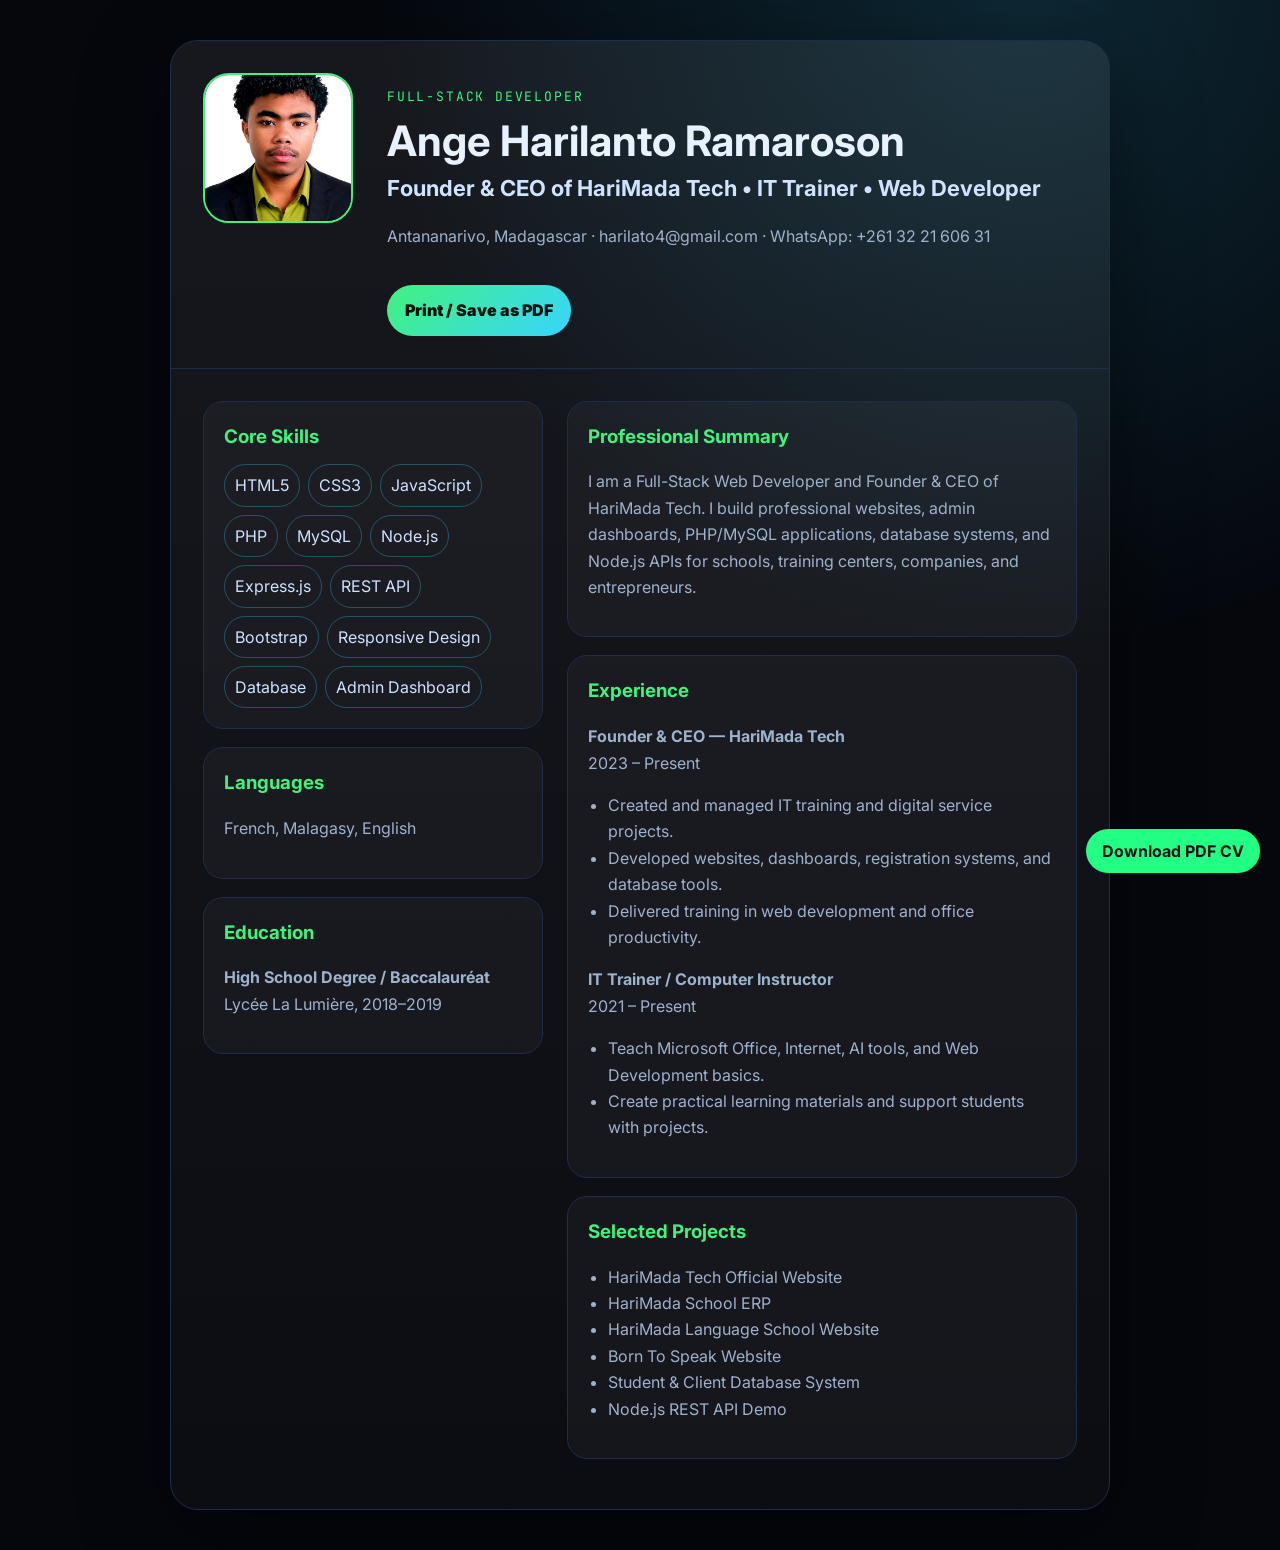
<file: cv-en.html>
<!DOCTYPE html>
<html lang="en">
<head>
  <meta charset="UTF-8" />
  <meta name="viewport" content="width=device-width, initial-scale=1.0" />
  <title>CV - Ange Harilanto Ramaroson</title>
  <link rel="preconnect" href="https://fonts.googleapis.com">
  <link rel="preconnect" href="https://fonts.gstatic.com" crossorigin>
  <link href="https://fonts.googleapis.com/css2?family=Inter:wght@400;600;700;800;900&family=JetBrains+Mono:wght@500;700&display=swap" rel="stylesheet">
  <style>
    :root{--bg:#05070d;--card:#0f1729;--line:#1e2d48;--text:#e8f1ff;--muted:#9fb2cc;--green:#41f27d;--cyan:#38d5ff}
    *{box-sizing:border-box}body{margin:0;background:radial-gradient(circle at 80% 0,rgba(56,213,255,.16),transparent 35%),var(--bg);color:var(--text);font-family:Inter,system-ui,sans-serif;line-height:1.65}.wrap{max-width:980px;margin:0 auto;padding:40px 20px}.cv{background:linear-gradient(180deg,rgba(255,255,255,.07),rgba(255,255,255,.025));border:1px solid var(--line);border-radius:28px;overflow:hidden;box-shadow:0 24px 90px rgba(0,0,0,.45)}.head{display:grid;grid-template-columns:160px 1fr;gap:24px;padding:32px;border-bottom:1px solid var(--line)}img{width:150px;height:150px;border-radius:26px;object-fit:cover;border:2px solid var(--green)}h1{font-size:42px;margin:0;line-height:1}h2{font-size:22px;margin:8px 0;color:#cfe3ff}.tag{font-family:'JetBrains Mono',monospace;color:var(--green);letter-spacing:.14em;text-transform:uppercase;font-size:13px}.grid{display:grid;grid-template-columns:.8fr 1.2fr;gap:24px;padding:32px}.box{border:1px solid var(--line);border-radius:20px;padding:20px;background:rgba(255,255,255,.035);margin-bottom:18px}h3{margin:0 0 12px;color:var(--green)}p,li{color:var(--muted)}ul{padding-left:20px}.skills{display:flex;flex-wrap:wrap;gap:8px}.skills span{border:1px solid rgba(56,213,255,.3);padding:7px 10px;border-radius:999px;color:#cfe3ff}.btn{display:inline-flex;margin-top:20px;text-decoration:none;color:#03120b;background:linear-gradient(135deg,var(--green),var(--cyan));font-weight:900;padding:12px 18px;border-radius:999px}@media print{body{background:white;color:#111}.wrap{padding:0}.cv,.box{box-shadow:none;border-color:#ddd}.btn{display:none}p,li{color:#333}h3,.tag{color:#08783b}}@media(max-width:720px){.head,.grid{grid-template-columns:1fr}h1{font-size:32px}}
  </style>
  <meta name="robots" content="index, follow" />
  <link rel="icon" href="favicon.svg" type="image/svg+xml" />
</head>
<body>
  <div class="wrap">
    <div class="cv">
      <header class="head">
        <img src="assets/img/profile.jpg" alt="Ange Harilanto Ramaroson">
        <div>
          <p class="tag">Full-Stack Developer</p>
          <h1>Ange Harilanto Ramaroson</h1>
          <h2>Founder & CEO of HariMada Tech • IT Trainer • Web Developer</h2>
          <p>Antananarivo, Madagascar · harilato4@gmail.com · WhatsApp: +261 32 21 606 31</p>
          <a class="btn" href="javascript:window.print()">Print / Save as PDF</a>
        </div>
      </header>
      <main class="grid">
        <aside>
          <section class="box"><h3>Core Skills</h3><div class="skills"><span>HTML5</span><span>CSS3</span><span>JavaScript</span><span>PHP</span><span>MySQL</span><span>Node.js</span><span>Express.js</span><span>REST API</span><span>Bootstrap</span><span>Responsive Design</span><span>Database</span><span>Admin Dashboard</span></div></section>
          <section class="box"><h3>Languages</h3><p>French, Malagasy, English</p></section>
          <section class="box"><h3>Education</h3><p><strong>High School Degree / Baccalauréat</strong><br>Lycée La Lumière, 2018–2019</p></section>
        </aside>
        <section>
          <div class="box"><h3>Professional Summary</h3><p>I am a Full-Stack Web Developer and Founder & CEO of HariMada Tech. I build professional websites, admin dashboards, PHP/MySQL applications, database systems, and Node.js APIs for schools, training centers, companies, and entrepreneurs.</p></div>
          <div class="box"><h3>Experience</h3><p><strong>Founder & CEO — HariMada Tech</strong><br>2023 – Present</p><ul><li>Created and managed IT training and digital service projects.</li><li>Developed websites, dashboards, registration systems, and database tools.</li><li>Delivered training in web development and office productivity.</li></ul><p><strong>IT Trainer / Computer Instructor</strong><br>2021 – Present</p><ul><li>Teach Microsoft Office, Internet, AI tools, and Web Development basics.</li><li>Create practical learning materials and support students with projects.</li></ul></div>
          <div class="box"><h3>Selected Projects</h3><ul><li>HariMada Tech Official Website</li><li>HariMada School ERP</li><li>HariMada Language School Website</li><li>Born To Speak Website</li><li>Student & Client Database System</li><li>Node.js REST API Demo</li></ul></div>
        </section>
      </main>
    </div>
  </div>
<p style="position:fixed;right:20px;bottom:20px"><a href="assets/cv/cv-en.pdf" download style="background:#23ff85;color:#051016;padding:12px 16px;border-radius:999px;text-decoration:none;font-weight:700">Download PDF CV</a></p>
</body>
</html>
</file>
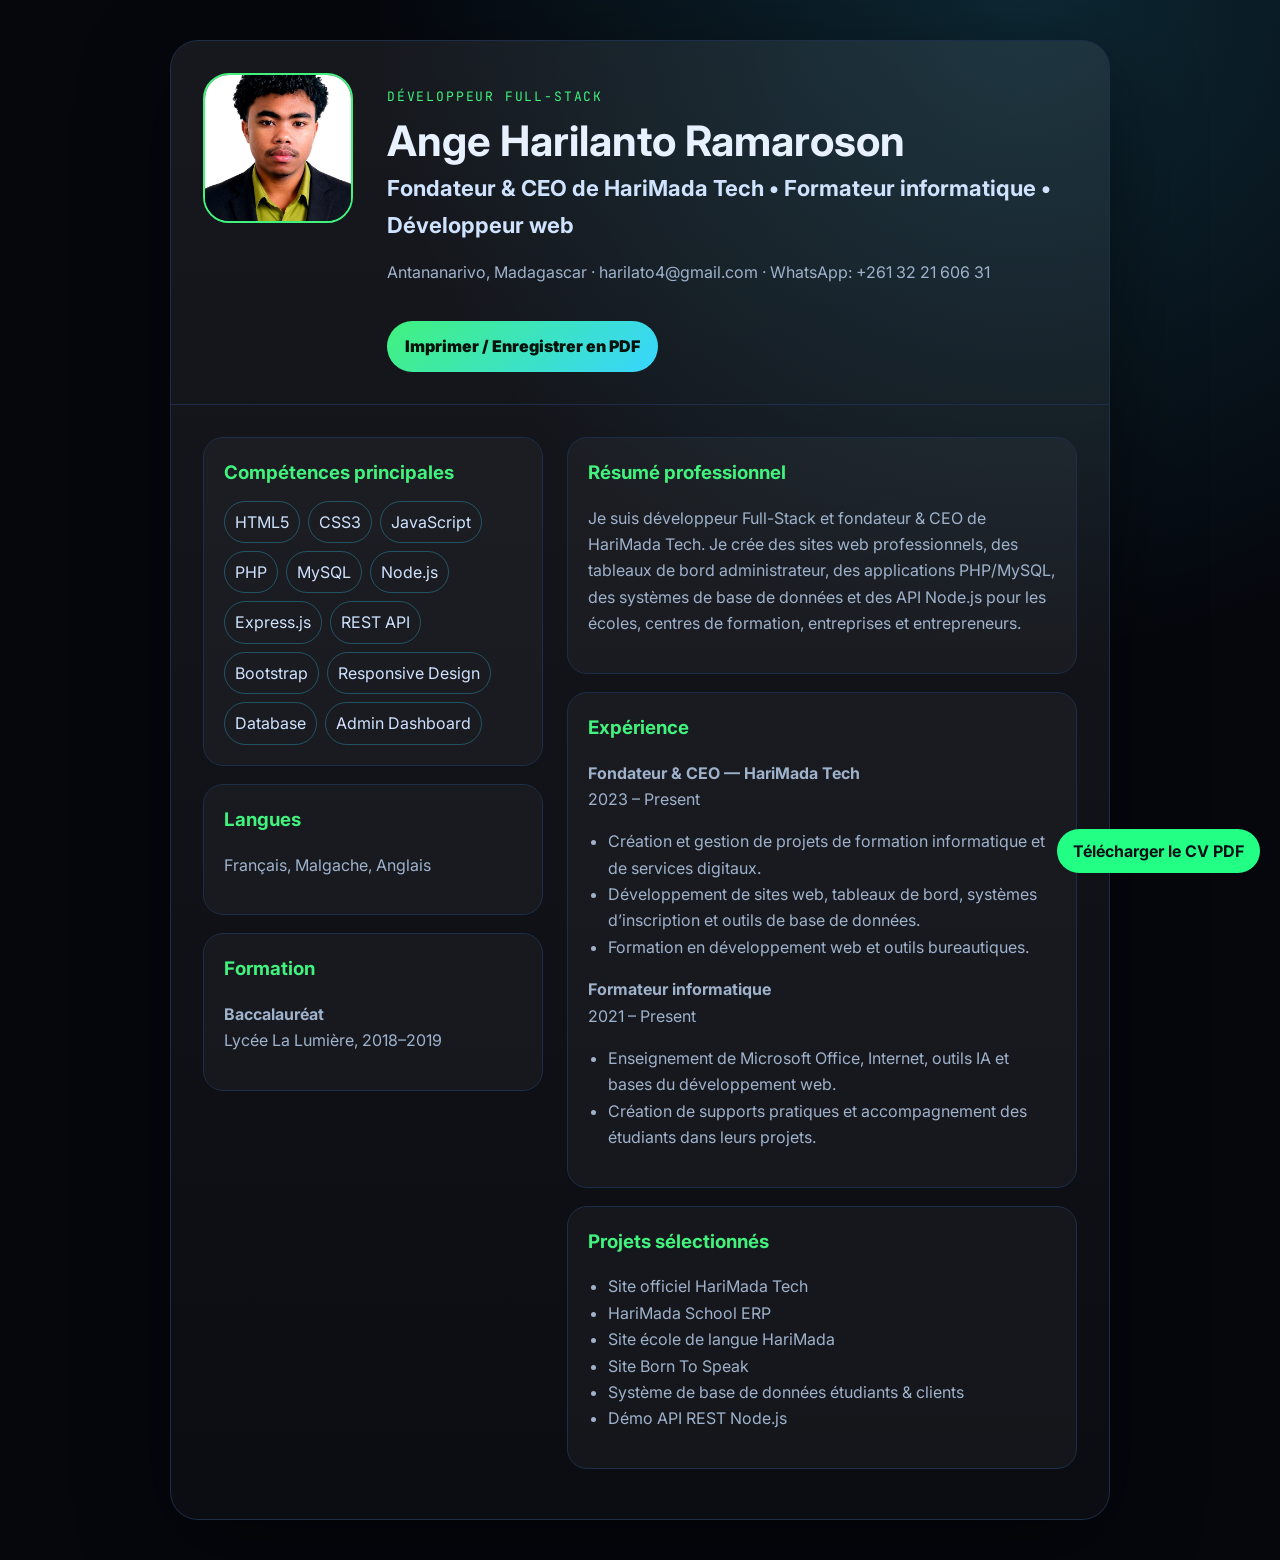
<file: cv-fr.html>
<!DOCTYPE html>
<html lang="fr">
<head>
  <meta charset="UTF-8" />
  <meta name="viewport" content="width=device-width, initial-scale=1.0" />
  <title>CV - Ange Harilanto Ramaroson | Français</title>
  <link rel="preconnect" href="https://fonts.googleapis.com">
  <link rel="preconnect" href="https://fonts.gstatic.com" crossorigin>
  <link href="https://fonts.googleapis.com/css2?family=Inter:wght@400;600;700;800;900&family=JetBrains+Mono:wght@500;700&display=swap" rel="stylesheet">
  <style>
    :root{--bg:#05070d;--card:#0f1729;--line:#1e2d48;--text:#e8f1ff;--muted:#9fb2cc;--green:#41f27d;--cyan:#38d5ff}
    *{box-sizing:border-box}body{margin:0;background:radial-gradient(circle at 80% 0,rgba(56,213,255,.16),transparent 35%),var(--bg);color:var(--text);font-family:Inter,system-ui,sans-serif;line-height:1.65}.wrap{max-width:980px;margin:0 auto;padding:40px 20px}.cv{background:linear-gradient(180deg,rgba(255,255,255,.07),rgba(255,255,255,.025));border:1px solid var(--line);border-radius:28px;overflow:hidden;box-shadow:0 24px 90px rgba(0,0,0,.45)}.head{display:grid;grid-template-columns:160px 1fr;gap:24px;padding:32px;border-bottom:1px solid var(--line)}img{width:150px;height:150px;border-radius:26px;object-fit:cover;border:2px solid var(--green)}h1{font-size:42px;margin:0;line-height:1}h2{font-size:22px;margin:8px 0;color:#cfe3ff}.tag{font-family:'JetBrains Mono',monospace;color:var(--green);letter-spacing:.14em;text-transform:uppercase;font-size:13px}.grid{display:grid;grid-template-columns:.8fr 1.2fr;gap:24px;padding:32px}.box{border:1px solid var(--line);border-radius:20px;padding:20px;background:rgba(255,255,255,.035);margin-bottom:18px}h3{margin:0 0 12px;color:var(--green)}p,li{color:var(--muted)}ul{padding-left:20px}.skills{display:flex;flex-wrap:wrap;gap:8px}.skills span{border:1px solid rgba(56,213,255,.3);padding:7px 10px;border-radius:999px;color:#cfe3ff}.btn{display:inline-flex;margin-top:20px;text-decoration:none;color:#03120b;background:linear-gradient(135deg,var(--green),var(--cyan));font-weight:900;padding:12px 18px;border-radius:999px}@media print{body{background:white;color:#111}.wrap{padding:0}.cv,.box{box-shadow:none;border-color:#ddd}.btn{display:none}p,li{color:#333}h3,.tag{color:#08783b}}@media(max-width:720px){.head,.grid{grid-template-columns:1fr}h1{font-size:32px}}
  </style>
  <meta name="robots" content="index, follow" />
  <link rel="icon" href="favicon.svg" type="image/svg+xml" />
</head>
<body>
  <div class="wrap">
    <div class="cv">
      <header class="head">
        <img src="assets/img/profile.jpg" alt="Ange Harilanto Ramaroson">
        <div>
          <p class="tag">Développeur Full-Stack</p>
          <h1>Ange Harilanto Ramaroson</h1>
          <h2>Fondateur & CEO de HariMada Tech • Formateur informatique • Développeur web</h2>
          <p>Antananarivo, Madagascar · harilato4@gmail.com · WhatsApp: +261 32 21 606 31</p>
          <a class="btn" href="javascript:window.print()">Imprimer / Enregistrer en PDF</a>
        </div>
      </header>
      <main class="grid">
        <aside>
          <section class="box"><h3>Compétences principales</h3><div class="skills"><span>HTML5</span><span>CSS3</span><span>JavaScript</span><span>PHP</span><span>MySQL</span><span>Node.js</span><span>Express.js</span><span>REST API</span><span>Bootstrap</span><span>Responsive Design</span><span>Database</span><span>Admin Dashboard</span></div></section>
          <section class="box"><h3>Langues</h3><p>Français, Malgache, Anglais</p></section>
          <section class="box"><h3>Formation</h3><p><strong>Baccalauréat</strong><br>Lycée La Lumière, 2018–2019</p></section>
        </aside>
        <section>
          <div class="box"><h3>Résumé professionnel</h3><p>Je suis développeur Full-Stack et fondateur & CEO de HariMada Tech. Je crée des sites web professionnels, des tableaux de bord administrateur, des applications PHP/MySQL, des systèmes de base de données et des API Node.js pour les écoles, centres de formation, entreprises et entrepreneurs.</p></div>
          <div class="box"><h3>Expérience</h3><p><strong>Fondateur & CEO — HariMada Tech</strong><br>2023 – Present</p><ul><li>Création et gestion de projets de formation informatique et de services digitaux.</li><li>Développement de sites web, tableaux de bord, systèmes d’inscription et outils de base de données.</li><li>Formation en développement web et outils bureautiques.</li></ul><p><strong>Formateur informatique</strong><br>2021 – Present</p><ul><li>Enseignement de Microsoft Office, Internet, outils IA et bases du développement web.</li><li>Création de supports pratiques et accompagnement des étudiants dans leurs projets.</li></ul></div>
          <div class="box"><h3>Projets sélectionnés</h3><ul><li>Site officiel HariMada Tech</li><li>HariMada School ERP</li><li>Site école de langue HariMada</li><li>Site Born To Speak</li><li>Système de base de données étudiants & clients</li><li>Démo API REST Node.js</li></ul></div>
        </section>
      </main>
    </div>
  </div>
<p style="position:fixed;right:20px;bottom:20px"><a href="assets/cv/cv-fr.pdf" download style="background:#23ff85;color:#051016;padding:12px 16px;border-radius:999px;text-decoration:none;font-weight:700">Télécharger le CV PDF</a></p>
</body>
</html>
</file>
